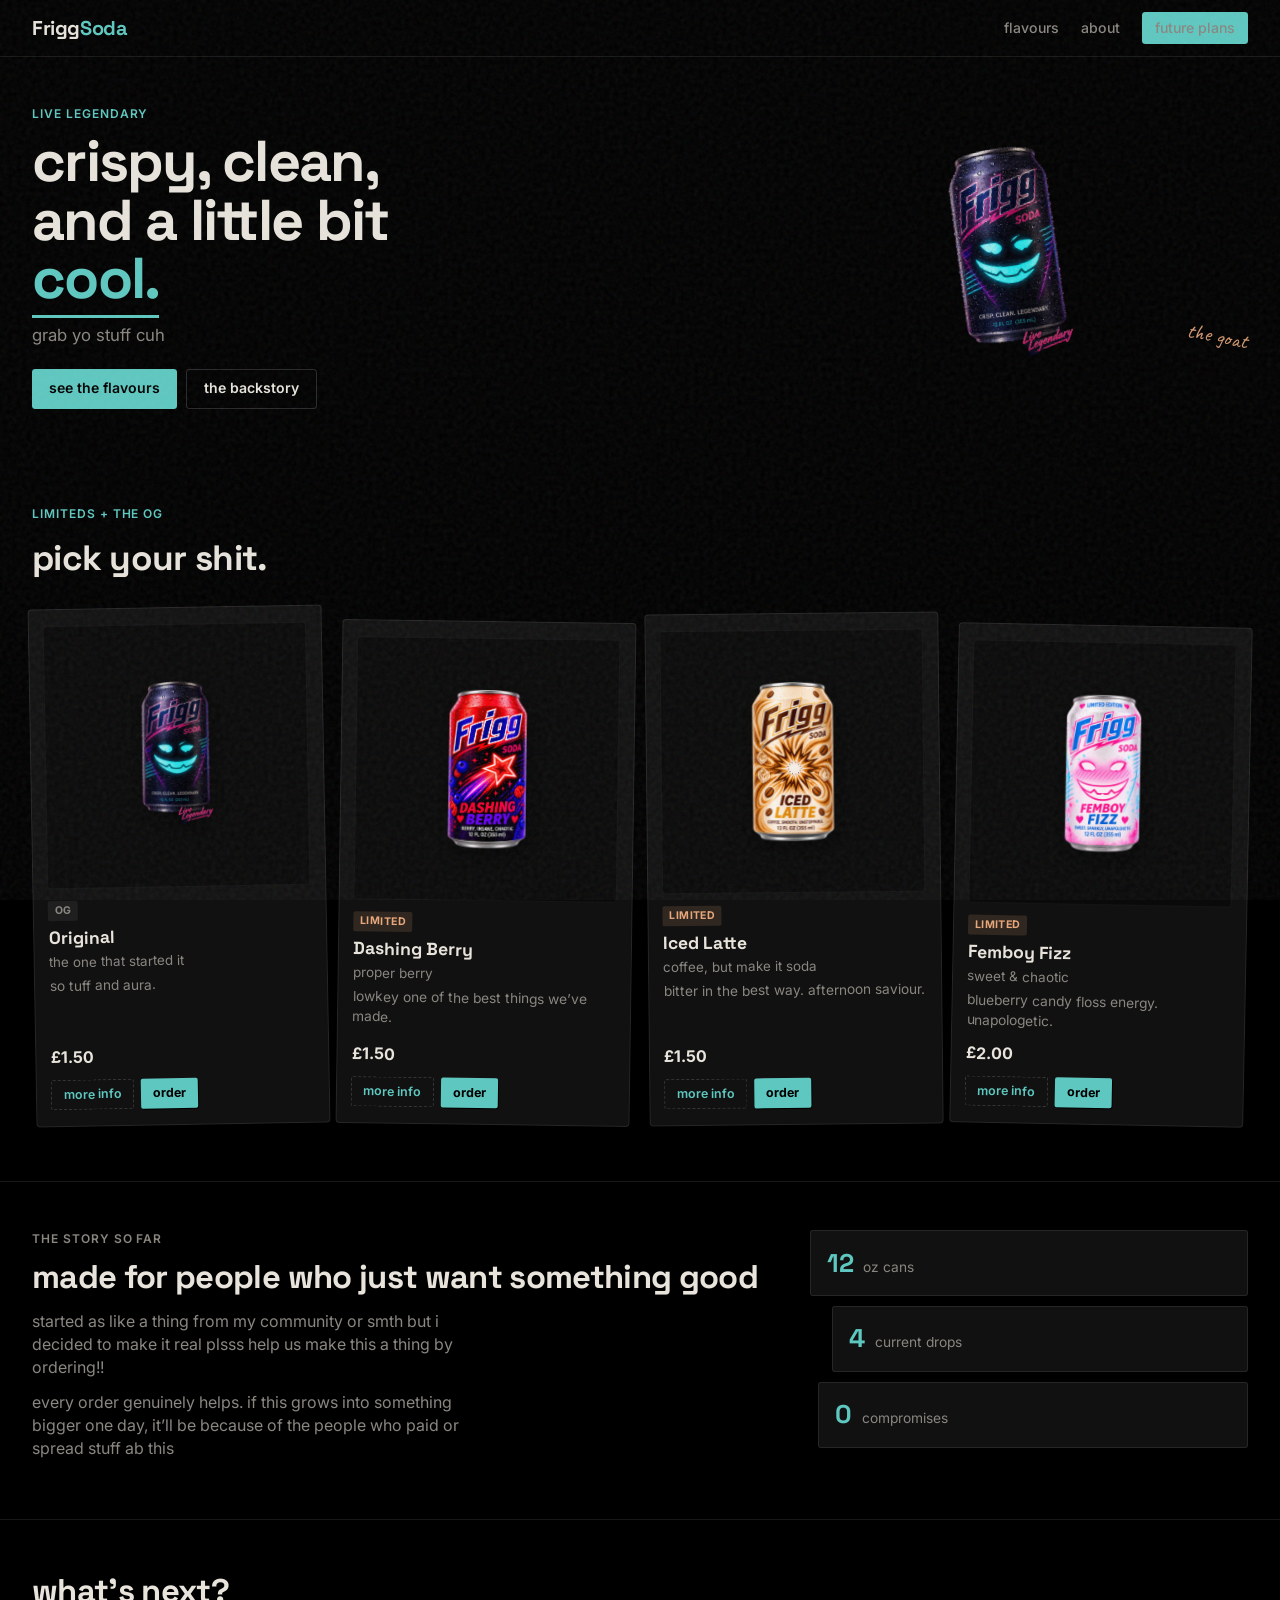
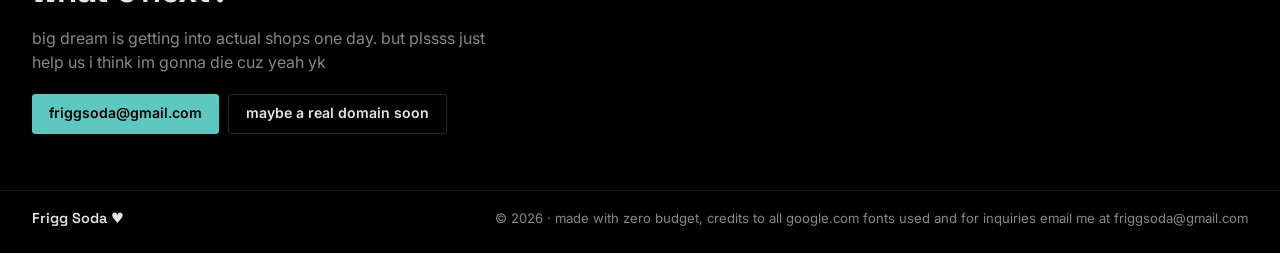
<file: index.html>
<!DOCTYPE html>
<html lang="en">
<head>
  <meta charset="UTF-8" />
  <meta name="viewport" content="width=device-width, initial-scale=1.0" />
  <title>Frigg soda.</title>
  <meta name="description" content="Frigg Soda. Limited editions. Bold flavors. Live Legendary." />
  <link rel="preconnect" href="https://fonts.googleapis.com" />
  <link rel="preconnect" href="https://fonts.gstatic.com" crossorigin />
  <link href="https://fonts.googleapis.com/css2?family=Inter:wght@400;500;600;700&family=Space+Grotesk:wght@500;600;700&family=Caveat:wght@500;600&display=swap" rel="stylesheet" />
  <style>
    :root {
      --bg: #000000;
      --bg-elevated: #0c0c0c;
      --bg-card: #111111;
      --text: #e8e4dc;
      --text-muted: #8a8680;
      --accent: #5ec8c0;
      --accent-soft: rgba(94, 200, 192, 0.12);
      --accent-warm: #e8a87c;
      --border: rgba(255, 255, 255, 0.09);
      --border-strong: rgba(255, 255, 255, 0.16);
      --font: "Inter", system-ui, sans-serif;
      --font-display: "Space Grotesk", system-ui, sans-serif;
      --font-hand: "Caveat", cursive;
    }

    *, *::before, *::after {
      box-sizing: border-box;
      margin: 0;
      padding: 0;
    }

    html { scroll-behavior: auto; }

    body {
      font-family: var(--font);
      background: #000;
      color: var(--text);
      line-height: 1.45;
      -webkit-font-smoothing: antialiased;
      overflow-x: hidden;
    }

    body::before {
      content: "";
      position: fixed;
      inset: 0;
      pointer-events: none;
      opacity: 0.07;
      background-image: url("data:image/svg+xml,%3Csvg viewBox='0 0 200 200' xmlns='http://www.w3.org/2000/svg'%3E%3Cfilter id='n'%3E%3CfeTurbulence type='fractalNoise' baseFrequency='0.95' numOctaves='4' stitchTiles='stitch'/%3E%3C/filter%3E%3Crect width='100%25' height='100%25' filter='url(%23n)'/%3E%3C/svg%3E");
      z-index: 9999;
    }

    img { max-width: 100%; display: block; }
    a { color: inherit; text-decoration: none; }

    .container {
      width: 100%;
      padding-inline: 1.25rem;
    }

    @media (min-width: 900px) {
      .container { padding-inline: 2rem; }
    }

    @media (min-width: 1400px) {
      .container { padding-inline: 3rem; }
    }

    .site-header {
      position: sticky;
      top: 0;
      z-index: 50;
      background: #000;
      border-bottom: 1px solid var(--border);
    }

    .header-inner {
      display: flex;
      align-items: center;
      justify-content: space-between;
      height: 56px;
    }

    .logo {
      font-family: var(--font-display);
      font-weight: 700;
      font-size: 1.25rem;
      letter-spacing: -0.02em;
    }

    .logo span { color: var(--accent); }

    .nav {
      display: flex;
      align-items: center;
      gap: 1.4rem;
    }

    .nav a {
      font-size: 0.88rem;
      font-weight: 500;
      color: var(--text-muted);
    }

    .nav a:hover { color: var(--text); }

    .menu-toggle {
      display: none;
      background: none;
      border: 0;
      cursor: pointer;
      width: 32px;
      height: 24px;
      position: relative;
    }

    .menu-toggle span {
      display: block;
      height: 2px;
      background: var(--text);
      position: absolute;
      left: 0;
      right: 0;
    }

    .menu-toggle span:first-child { top: 6px; }
    .menu-toggle span:last-child { bottom: 6px; }

    .btn {
      display: inline-flex;
      align-items: center;
      justify-content: center;
      padding: 0.55rem 1.05rem;
      border-radius: 3px;
      background: var(--accent);
      color: #000;
      font-weight: 600;
      font-size: 0.88rem;
      border: 0;
      cursor: pointer;
      box-shadow: 2px 2px 0 #000;
      outline: 1px solid rgba(0,0,0,0.3);
    }

    .btn:hover { filter: brightness(1.06); }
    .btn:active {
      transform: translate(1px, 1px);
      box-shadow: 1px 1px 0 #000;
    }

    .btn-ghost {
      background: transparent;
      color: var(--text);
      border: 1px solid var(--border-strong);
      box-shadow: none;
      outline: none;
    }

    .btn-ghost:hover { background: rgba(255,255,255,0.04); }

    .btn-sm {
      padding: 0.35rem 0.8rem;
      font-size: 0.82rem;
    }

    .hero { padding: 3rem 0 3.5rem; }

    .hero-inner {
      display: grid;
      grid-template-columns: 1.2fr 0.8fr;
      gap: 1.5rem;
      align-items: center;
    }

    .eyebrow {
      font-size: 0.75rem;
      font-weight: 600;
      letter-spacing: 0.08em;
      text-transform: uppercase;
      color: var(--accent);
      margin-bottom: 0.6rem;
    }

    .hero h1 {
      font-family: var(--font-display);
      font-size: clamp(2.2rem, 5.5vw, 3.6rem);
      line-height: 1.02;
      letter-spacing: -0.03em;
      margin-bottom: 0.9rem;
    }

    .hero h1 span {
      color: var(--accent);
      border-bottom: 3px solid var(--accent);
    }

    .hero-sub {
      font-size: 1.05rem;
      color: var(--text-muted);
      max-width: 30ch;
      margin-bottom: 1.35rem;
    }

    .hero-actions {
      display: flex;
      flex-wrap: wrap;
      gap: 0.6rem;
    }

    .hero-visual {
      display: flex;
      justify-content: center;
      position: relative;
    }

    .hero-can {
      width: min(280px, 60vw);
      filter: drop-shadow(3px 14px 18px rgba(0,0,0,0.7));
      transform: rotate(-8deg);
    }

    .hero-note {
      position: absolute;
      bottom: 8%;
      right: 0;
      font-family: var(--font-hand);
      font-size: 1.35rem;
      color: var(--accent-warm);
      transform: rotate(11deg);
      opacity: 0.9;
      pointer-events: none;
    }

    .flavors { padding: 2.5rem 0 3.5rem; }

    .section-header { margin-bottom: 1.5rem; }

    .section-header h2 {
      font-family: var(--font-display);
      font-size: clamp(1.7rem, 3.5vw, 2.2rem);
      letter-spacing: -0.02em;
    }

    .flavor-grid {
      display: grid;
      grid-template-columns: repeat(4, 1fr);
      gap: 0.85rem;
    }

    .flavor-card {
      background: var(--bg-card);
      border: 1px solid var(--border);
      border-radius: 4px;
      padding: 1rem 0.9rem 1.05rem;
      display: flex;
      flex-direction: column;
      position: relative;
    }

    .flavor-card:nth-child(1) { transform: rotate(-1deg); }
    .flavor-card:nth-child(2) { transform: rotate(0.8deg); margin-top: 14px; }
    .flavor-card:nth-child(3) { transform: rotate(-0.6deg); margin-top: 6px; }
    .flavor-card:nth-child(4) { transform: rotate(1.1deg); margin-top: 18px; }

    .flavor-card.more-open { z-index: 5; }

    .can-wrap {
      aspect-ratio: 1;
      display: flex;
      align-items: center;
      justify-content: center;
      margin-bottom: 0.75rem;
      background: #0a0a0a;
      border-radius: 3px;
      border: 1px solid rgba(255,255,255,0.04);
    }

    .can-wrap img {
      width: 72%;
      max-height: 160px;
      object-fit: contain;
      filter: drop-shadow(2px 8px 10px rgba(0,0,0,0.5));
    }

    .flavor-info {
      display: flex;
      flex-direction: column;
      flex: 1;
    }

    .tag {
      align-self: flex-start;
      font-size: 0.66rem;
      font-weight: 700;
      letter-spacing: 0.04em;
      text-transform: uppercase;
      padding: 0.15rem 0.4rem;
      border-radius: 2px;
      background: rgba(255,255,255,0.06);
      color: var(--text-muted);
      margin-bottom: 0.3rem;
    }

    .tag.limited {
      background: rgba(232, 168, 124, 0.14);
      color: var(--accent-warm);
    }

    .flavor-info h3 {
      font-family: var(--font-display);
      font-size: 1.1rem;
      margin-bottom: 0.1rem;
    }

    .tagline {
      font-size: 0.84rem;
      color: var(--text-muted);
      margin-bottom: 0.3rem;
    }

    .desc {
      font-size: 0.86rem;
      color: var(--text-muted);
      margin-bottom: 0.65rem;
      flex: 1;
    }

    .price {
      font-weight: 700;
      font-size: 1rem;
    }

    .card-actions {
      display: flex;
      flex-wrap: wrap;
      gap: 0.45rem;
      margin-top: 0.7rem;
    }

    .more-button {
      padding: 0.3rem 0.7rem;
      border: 1px dashed var(--border-strong);
      border-radius: 2px;
      background: transparent;
      color: var(--accent);
      font: inherit;
      font-size: 0.78rem;
      font-weight: 600;
      cursor: pointer;
    }

    .more-button:hover {
      background: var(--accent-soft);
      border-style: solid;
    }

    .order-btn {
      padding: 0.3rem 0.75rem;
      border-radius: 2px;
      background: var(--accent);
      color: #000;
      font: inherit;
      font-size: 0.78rem;
      font-weight: 700;
      border: 0;
      cursor: pointer;
      box-shadow: 1px 1px 0 #000;
      text-decoration: none;
      display: inline-flex;
      align-items: center;
    }

    .order-btn:hover {
      filter: brightness(1.06);
    }

    .more-popout {
      position: absolute;
      bottom: calc(100% + 0.4rem);
      left: 50%;
      z-index: 10;
      width: min(240px, calc(100vw - 1.5rem));
      padding: 0.8rem 2rem 0.8rem 0.8rem;
      transform: translateX(-50%);
      border: 1px solid var(--border-strong);
      border-radius: 3px;
      background: #0c0c0c;
      box-shadow: 3px 8px 18px rgba(0,0,0,0.6);
    }

    .more-popout[hidden] { display: none; }

    .more-popout h4 {
      margin-bottom: 0.2rem;
      font-family: var(--font-display);
      font-size: 0.92rem;
    }

    .more-popout p {
      color: var(--text-muted);
      font-size: 0.84rem;
      line-height: 1.35;
    }

    .more-close {
      position: absolute;
      top: 0.35rem;
      right: 0.4rem;
      border: 0;
      background: transparent;
      color: var(--text-muted);
      font: inherit;
      font-size: 0.82rem;
      cursor: pointer;
      padding: 0.1rem 0.25rem;
    }

    .about {
      padding: 3rem 0;
      border-top: 1px solid var(--border);
    }

    .about-inner {
      display: grid;
      grid-template-columns: 1.45fr 0.85fr;
      gap: 2rem;
      align-items: start;
    }

    .about-text h2 {
      font-family: var(--font-display);
      font-size: clamp(1.6rem, 3vw, 2.05rem);
      letter-spacing: -0.02em;
      margin-bottom: 0.85rem;
      line-height: 1.15;
    }

    .about-text p {
      color: var(--text-muted);
      margin-bottom: 0.7rem;
      max-width: 46ch;
    }

    .about-stats {
      display: grid;
      grid-template-columns: 1fr;
      gap: 0.6rem;
    }

    .stat {
      background: var(--bg-card);
      border: 1px solid var(--border);
      border-radius: 3px;
      padding: 0.85rem 1rem;
      display: flex;
      align-items: baseline;
      gap: 0.6rem;
    }

    .stat:nth-child(2) { margin-left: 22px; }
    .stat:nth-child(3) { margin-left: 8px; }

    .stat-num {
      font-family: var(--font-display);
      font-size: 1.6rem;
      font-weight: 700;
      color: var(--accent);
      letter-spacing: -0.02em;
    }

    .stat-label {
      font-size: 0.86rem;
      color: var(--text-muted);
    }

    .contact {
      padding: 3rem 0 3.5rem;
      border-top: 1px solid var(--border);
    }

    .contact h2 {
      font-family: var(--font-display);
      font-size: clamp(1.6rem, 3vw, 2.05rem);
      margin-bottom: 0.6rem;
      letter-spacing: -0.02em;
    }

    .contact p {
      color: var(--text-muted);
      margin-bottom: 1.25rem;
      max-width: 48ch;
      line-height: 1.5;
    }

    .contact-actions {
      display: flex;
      flex-wrap: wrap;
      gap: 0.6rem;
    }

    .site-footer {
      border-top: 1px solid var(--border);
      padding: 1.1rem 0 1.5rem;
    }

    .footer-inner {
      display: flex;
      align-items: center;
      justify-content: space-between;
      gap: 1rem;
      flex-wrap: wrap;
    }

    .logo-sm {
      font-family: var(--font-display);
      font-weight: 600;
      font-size: 0.9rem;
    }

    .site-footer p {
      font-size: 0.82rem;
      color: var(--text-muted);
    }

    @media (max-width: 1000px) {
      .flavor-grid { grid-template-columns: repeat(2, 1fr); }

      .flavor-card:nth-child(n) {
        margin-top: 0;
        transform: none;
      }

      .hero-inner,
      .about-inner {
        grid-template-columns: 1fr;
        gap: 1.75rem;
      }

      .hero-visual { order: -1; }
      .hero-can { width: min(220px, 52vw); }

      .stat:nth-child(2),
      .stat:nth-child(3) { margin-left: 0; }
    }

    @media (max-width: 640px) {
      .nav { display: none; }
      .menu-toggle { display: block; }

      .flavor-grid {
        grid-template-columns: 1fr;
        max-width: 320px;
      }

      .container { padding-inline: 1rem; }
      .hero { padding-top: 2.25rem; }
    }
  </style>
</head>
<body>
  <header class="site-header">
    <div class="container header-inner">
      <a href="#" class="logo">Frigg<span>Soda</span></a>
      <nav class="nav">
        <a href="#flavors">flavours</a>
        <a href="#about">about</a>
        <a href="#contact" class="btn btn-sm">future plans</a>
      </nav>
      <button class="menu-toggle" aria-label="Menu" id="menuToggle">
        <span></span><span></span>
      </button>
    </div>
  </header>

  <main>
    <section class="hero">
      <div class="container hero-inner">
        <div class="hero-content">
          <p class="eyebrow">live legendary</p>
          <h1>crispy, clean,<br />and a little bit<br /><span>cool.</span></h1>
          <p class="hero-sub">
            grab yo stuff cuh
          </p>
          <div class="hero-actions">
            <a href="#flavors" class="btn">see the flavours</a>
            <a href="#about" class="btn btn-ghost">the backstory</a>
          </div>
        </div>
        <div class="hero-visual">
          <img src="images/original.png" alt="Frigg Soda original can" class="hero-can" />
          <span class="hero-note">the goat</span>
        </div>
      </div>
    </section>

    <section class="flavors" id="flavors">
      <div class="container">
        <div class="section-header">
          <p class="eyebrow">limiteds + the og</p>
          <h2>pick your shit.</h2>
        </div>

        <div class="flavor-grid">
          <article class="flavor-card" data-flavor="original">
            <div class="can-wrap">
              <img src="images/original.png" alt="Frigg Original" />
            </div>
            <div class="flavor-info">
              <span class="tag">og</span>
              <h3>Original</h3>
              <p class="tagline">the one that started it</p>
              <p class="desc">so tuff and aura.</p>
              <p class="price">£1.50</p>
              <div class="card-actions">
                <button class="more-button" type="button" aria-expanded="false" aria-controls="more-original">more info</button>
                <a class="order-btn" href="order.html?flavor=original">order</a>
              </div>
              <div class="more-popout" id="more-original" role="region" aria-labelledby="more-title-original" hidden>
                <button class="more-close" type="button" aria-label="Close details">✕</button>
                <h4 id="more-title-original">About Original</h4>
                <p>fruit shit and cool ig.</p>
              </div>
            </div>
          </article>

          <article class="flavor-card" data-flavor="berry">
            <div class="can-wrap">
              <img src="images/dashing-berry.png" alt="Frigg Dashing Berry" />
            </div>
            <div class="flavor-info">
              <span class="tag limited">Limited</span>
              <h3>Dashing Berry</h3>
              <p class="tagline">proper berry</p>
              <p class="desc">lowkey one of the best things we’ve made.</p>
              <p class="price">£1.50</p>
              <div class="card-actions">
                <button class="more-button" type="button" aria-expanded="false" aria-controls="more-berry">more info</button>
                <a class="order-btn" href="order.html?flavor=berry">order</a>
              </div>
              <div class="more-popout" id="more-berry" role="region" aria-labelledby="more-title-berry" hidden>
                <button class="more-close" type="button" aria-label="Close details">✕</button>
                <h4 id="more-title-berry">About Dashing Berry</h4>
                <p>AHHH so cool.</p>
              </div>
            </div>
          </article>

          <article class="flavor-card" data-flavor="latte">
            <div class="can-wrap">
              <img src="images/iced-latte.png" alt="Frigg Iced Latte" />
            </div>
            <div class="flavor-info">
              <span class="tag limited">Limited</span>
              <h3>Iced Latte</h3>
              <p class="tagline">coffee, but make it soda</p>
              <p class="desc">bitter in the best way. afternoon saviour.</p>
              <p class="price">£1.50</p>
              <div class="card-actions">
                <button class="more-button" type="button" aria-expanded="false" aria-controls="more-latte">more info</button>
                <a class="order-btn" href="order.html?flavor=latte">order</a>
              </div>
              <div class="more-popout" id="more-latte" role="region" aria-labelledby="more-title-latte" hidden>
                <button class="more-close" type="button" aria-label="Close details">✕</button>
                <h4 id="more-title-latte">About Iced Latte</h4>
                <p>coffee shit.</p>
              </div>
            </div>
          </article>

          <article class="flavor-card" data-flavor="fizz">
            <div class="can-wrap">
              <img src="images/femboy-fizz.png" alt="Frigg Femboy Fizz" />
            </div>
            <div class="flavor-info">
              <span class="tag limited">Limited</span>
              <h3>Femboy Fizz</h3>
              <p class="tagline">sweet & chaotic</p>
              <p class="desc">blueberry candy floss energy. unapologetic.</p>
              <p class="price">£2.00</p>
              <div class="card-actions">
                <button class="more-button" type="button" aria-expanded="false" aria-controls="more-fizz">more info</button>
                <a class="order-btn" href="order.html?flavor=fizz">order</a>
              </div>
              <div class="more-popout" id="more-fizz" role="region" aria-labelledby="more-title-fizz" hidden>
                <button class="more-close" type="button" aria-label="Close details">✕</button>
                <h4 id="more-title-fizz">About Femboy Fizz</h4>
                <p>blueberry candy floss thats about it.</p>
              </div>
            </div>
          </article>
        </div>
      </div>
    </section>

    <section class="about" id="about">
      <div class="container about-inner">
        <div class="about-text">
          <p class="eyebrow">the story so far</p>
          <h2>made for people who just want something good</h2>
          <p>
            started as like a thing from my community or smth but i decided to make it real
            plsss help us make this a thing by ordering!!
          </p>
          <p>
            every order genuinely helps. if this grows into something bigger one day, it’ll be because of the people who paid or spread stuff ab this
          </p>
        </div>
        <div class="about-stats">
          <div class="stat">
            <span class="stat-num">12</span>
            <span class="stat-label">oz cans</span>
          </div>
          <div class="stat">
            <span class="stat-num">4</span>
            <span class="stat-label">current drops</span>
          </div>
          <div class="stat">
            <span class="stat-num">0</span>
            <span class="stat-label">compromises</span>
          </div>
        </div>
      </div>
    </section>

    <section class="contact" id="contact">
      <div class="container">
        <h2>what’s next?</h2>
        <p>
          big dream is getting into actual shops one day.
          but plssss just help us i think im gonna die cuz yeah yk
        </p>
        <div class="contact-actions">
          <a href="mailto:friggsoda@gmail.com" class="btn">friggsoda@gmail.com</a>
          <a href="#" class="btn btn-ghost">maybe a real domain soon</a>
        </div>
      </div>
    </section>
  </main>

  <footer class="site-footer">
    <div class="container footer-inner">
      <span class="logo-sm">Frigg Soda ♥</span>
      <p>© 2026 · made with zero budget, credits to all google.com fonts used and for inquiries email me at friggsoda@gmail.com</p>
    </div>
  </footer>

  <script>
    const moreButtons = document.querySelectorAll(".more-button");

    function closeMore(button, restoreFocus = false) {
      const panel = document.getElementById(button.getAttribute("aria-controls"));
      if (!panel) return;
      panel.hidden = true;
      button.setAttribute("aria-expanded", "false");
      button.closest(".flavor-card")?.classList.remove("more-open");
      if (restoreFocus) button.focus();
    }

    moreButtons.forEach((button) => {
      button.addEventListener("click", () => {
        const isOpen = button.getAttribute("aria-expanded") === "true";
        moreButtons.forEach((otherButton) => closeMore(otherButton));
        if (isOpen) return;

        const panel = document.getElementById(button.getAttribute("aria-controls"));
        panel.hidden = false;
        button.setAttribute("aria-expanded", "true");
        button.closest(".flavor-card").classList.add("more-open");
      });
    });

    document.querySelectorAll(".more-close").forEach((closeButton) => {
      closeButton.addEventListener("click", () => {
        const button = closeButton.closest(".flavor-card").querySelector(".more-button");
        closeMore(button, true);
      });
    });

    document.addEventListener("keydown", (event) => {
      if (event.key !== "Escape") return;
      const openButton = Array.from(moreButtons).find(
        (button) => button.getAttribute("aria-expanded") === "true"
      );
      if (openButton) closeMore(openButton, true);
    });

    const menuToggle = document.getElementById("menuToggle");
    if (menuToggle) {
      menuToggle.addEventListener("click", () => {
        const nav = document.querySelector(".nav");
        if (nav.style.display === "flex") {
          nav.style.display = "";
        } else {
          nav.style.display = "flex";
          nav.style.flexDirection = "column";
          nav.style.position = "absolute";
          nav.style.top = "56px";
          nav.style.right = "1rem";
          nav.style.background = "#0c0c0c";
          nav.style.padding = "0.9rem";
          nav.style.borderRadius = "3px";
          nav.style.border = "1px solid var(--border)";
          nav.style.gap = "0.6rem";
        }
      });
    }
  </script>
</body>
</html>
</file>
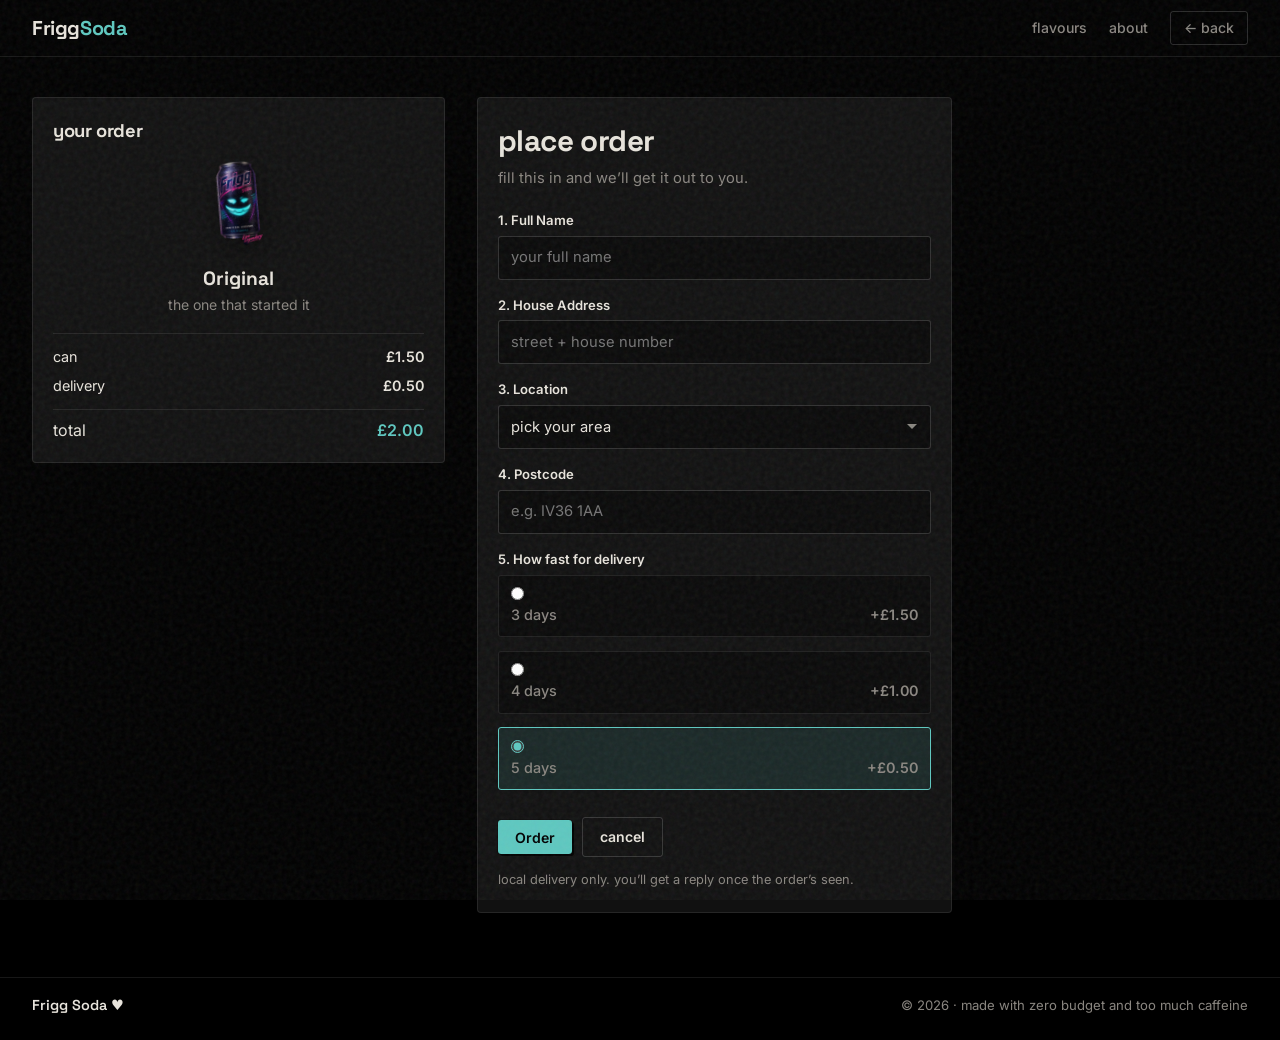
<file: order.html>
<!DOCTYPE html>
<html lang="en">
<head>
  <meta charset="UTF-8" />
  <meta name="viewport" content="width=device-width, initial-scale=1.0" />
  <title>Order // Frigg Soda</title>
  <meta name="description" content="Order Frigg Soda. Limited editions delivered local." />
  <link rel="preconnect" href="https://fonts.googleapis.com" />
  <link rel="preconnect" href="https://fonts.gstatic.com" crossorigin />
  <link href="https://fonts.googleapis.com/css2?family=Inter:wght@400;500;600;700&family=Space+Grotesk:wght@500;600;700&family=Caveat:wght@500;600&display=swap" rel="stylesheet" />
  <style>
    :root {
      --bg: #000000;
      --bg-elevated: #0c0c0c;
      --bg-card: #111111;
      --text: #e8e4dc;
      --text-muted: #8a8680;
      --accent: #5ec8c0;
      --accent-soft: rgba(94, 200, 192, 0.12);
      --accent-warm: #e8a87c;
      --border: rgba(255, 255, 255, 0.09);
      --border-strong: rgba(255, 255, 255, 0.16);
      --font: "Inter", system-ui, sans-serif;
      --font-display: "Space Grotesk", system-ui, sans-serif;
      --font-hand: "Caveat", cursive;
    }

    *, *::before, *::after {
      box-sizing: border-box;
      margin: 0;
      padding: 0;
    }

    html { scroll-behavior: auto; }

    body {
      font-family: var(--font);
      background: #000;
      color: var(--text);
      line-height: 1.45;
      -webkit-font-smoothing: antialiased;
      overflow-x: hidden;
      min-height: 100vh;
    }

    body::before {
      content: "";
      position: fixed;
      inset: 0;
      pointer-events: none;
      opacity: 0.07;
      background-image: url("data:image/svg+xml,%3Csvg viewBox='0 0 200 200' xmlns='http://www.w3.org/2000/svg'%3E%3Cfilter id='n'%3E%3CfeTurbulence type='fractalNoise' baseFrequency='0.95' numOctaves='4' stitchTiles='stitch'/%3E%3C/filter%3E%3Crect width='100%25' height='100%25' filter='url(%23n)'/%3E%3C/svg%3E");
      z-index: 9999;
    }

    img { max-width: 100%; display: block; }
    a { color: inherit; text-decoration: none; }

    .container {
      width: 100%;
      padding-inline: 1.25rem;
    }

    @media (min-width: 900px) {
      .container { padding-inline: 2rem; }
    }

    @media (min-width: 1400px) {
      .container { padding-inline: 3rem; }
    }

    .site-header {
      position: sticky;
      top: 0;
      z-index: 50;
      background: #000;
      border-bottom: 1px solid var(--border);
    }

    .header-inner {
      display: flex;
      align-items: center;
      justify-content: space-between;
      height: 56px;
    }

    .logo {
      font-family: var(--font-display);
      font-weight: 700;
      font-size: 1.25rem;
      letter-spacing: -0.02em;
    }

    .logo span { color: var(--accent); }

    .nav {
      display: flex;
      align-items: center;
      gap: 1.4rem;
    }

    .nav a {
      font-size: 0.88rem;
      font-weight: 500;
      color: var(--text-muted);
    }

    .nav a:hover { color: var(--text); }

    .btn {
      display: inline-flex;
      align-items: center;
      justify-content: center;
      padding: 0.55rem 1.05rem;
      border-radius: 3px;
      background: var(--accent);
      color: #000;
      font-weight: 600;
      font-size: 0.88rem;
      border: 0;
      cursor: pointer;
      box-shadow: 2px 2px 0 #000;
      outline: 1px solid rgba(0,0,0,0.3);
      font-family: inherit;
    }

    .btn:hover { filter: brightness(1.06); }
    .btn:active {
      transform: translate(1px, 1px);
      box-shadow: 1px 1px 0 #000;
    }

    .btn:disabled {
      opacity: 0.55;
      cursor: not-allowed;
      filter: none;
    }

    .btn-ghost {
      background: transparent;
      color: var(--text);
      border: 1px solid var(--border-strong);
      box-shadow: none;
      outline: none;
    }

    .btn-ghost:hover { background: rgba(255,255,255,0.04); }

    .btn-sm {
      padding: 0.35rem 0.8rem;
      font-size: 0.82rem;
    }

    /* Order page layout */
    .order-page {
      padding: 2.5rem 0 4rem;
    }

    .order-wrap {
      display: grid;
      grid-template-columns: 1fr 1.15fr;
      gap: 2rem;
      align-items: start;
      max-width: 920px;
    }

    .order-summary {
      background: var(--bg-card);
      border: 1px solid var(--border);
      border-radius: 4px;
      padding: 1.25rem;
      position: sticky;
      top: 72px;
    }

    .order-summary h2 {
      font-family: var(--font-display);
      font-size: 1.15rem;
      margin-bottom: 1rem;
      letter-spacing: -0.02em;
    }

    .summary-can {
      width: 110px;
      margin: 0 auto 1rem;
      filter: drop-shadow(2px 8px 12px rgba(0,0,0,0.5));
      transform: rotate(-5deg);
    }

    .summary-flavor {
      text-align: center;
      margin-bottom: 1.1rem;
    }

    .summary-flavor h3 {
      font-family: var(--font-display);
      font-size: 1.2rem;
      margin-bottom: 0.15rem;
    }

    .summary-flavor p {
      color: var(--text-muted);
      font-size: 0.88rem;
    }

    .summary-rows {
      border-top: 1px solid var(--border);
      padding-top: 0.85rem;
      display: grid;
      gap: 0.45rem;
    }

    .summary-row {
      display: flex;
      justify-content: space-between;
      gap: 1rem;
      font-size: 0.9rem;
    }

    .summary-row span:last-child {
      font-weight: 600;
      white-space: nowrap;
    }

    .summary-row.total {
      margin-top: 0.35rem;
      padding-top: 0.55rem;
      border-top: 1px solid var(--border);
      font-size: 1rem;
    }

    .summary-row.total span:last-child {
      color: var(--accent);
    }

    .order-form-card {
      background: var(--bg-card);
      border: 1px solid var(--border);
      border-radius: 4px;
      padding: 1.35rem 1.25rem 1.4rem;
    }

    .order-form-card h1 {
      font-family: var(--font-display);
      font-size: clamp(1.5rem, 3vw, 1.85rem);
      letter-spacing: -0.02em;
      margin-bottom: 0.35rem;
    }

    .order-form-card .sub {
      color: var(--text-muted);
      font-size: 0.92rem;
      margin-bottom: 1.35rem;
    }

    .field {
      margin-bottom: 1rem;
    }

    .field label {
      display: block;
      font-size: 0.82rem;
      font-weight: 600;
      margin-bottom: 0.35rem;
      color: var(--text);
    }

    .field label span {
      color: var(--text-muted);
      font-weight: 500;
    }

    .field input,
    .field select,
    .field textarea {
      width: 100%;
      padding: 0.65rem 0.75rem;
      border-radius: 3px;
      border: 1px solid var(--border-strong);
      background: #0a0a0a;
      color: var(--text);
      font: inherit;
      font-size: 0.92rem;
      outline: none;
    }

    .field input:focus,
    .field select:focus,
    .field textarea:focus {
      border-color: var(--accent);
    }

    .field select {
      cursor: pointer;
      appearance: none;
      background-image: url("data:image/svg+xml,%3Csvg xmlns='http://www.w3.org/2000/svg' width='12' height='8' viewBox='0 0 12 8'%3E%3Cpath fill='%238a8680' d='M1 1l5 5 5-5'/%3E%3C/svg%3E");
      background-repeat: no-repeat;
      background-position: right 0.75rem center;
      padding-right: 2rem;
    }

    .delivery-options {
      display: grid;
      gap: 0.5rem;
    }

    .delivery-option {
      display: flex;
      align-items: center;
      gap: 0.65rem;
      padding: 0.65rem 0.75rem;
      border: 1px solid var(--border);
      border-radius: 3px;
      background: #0a0a0a;
      cursor: pointer;
    }

    .delivery-option:hover {
      border-color: var(--border-strong);
    }

    .delivery-option:has(input:checked) {
      border-color: var(--accent);
      background: var(--accent-soft);
    }

    .delivery-option input {
      width: auto;
      accent-color: var(--accent);
    }

    .delivery-option .opt-text {
      flex: 1;
      display: flex;
      justify-content: space-between;
      gap: 0.75rem;
      font-size: 0.9rem;
    }

    .delivery-option .opt-extra {
      color: var(--text-muted);
      font-weight: 600;
      white-space: nowrap;
    }

    .form-actions {
      display: flex;
      flex-wrap: wrap;
      gap: 0.65rem;
      margin-top: 1.35rem;
      align-items: center;
    }

    .form-note {
      margin-top: 0.9rem;
      font-size: 0.8rem;
      color: var(--text-muted);
      line-height: 1.4;
    }

    .status {
      margin-top: 1rem;
      padding: 0.75rem 0.85rem;
      border-radius: 3px;
      font-size: 0.9rem;
      display: none;
    }

    .status.show { display: block; }

    .status.ok {
      background: rgba(94, 200, 192, 0.12);
      border: 1px solid rgba(94, 200, 192, 0.35);
      color: var(--accent);
    }

    .status.err {
      background: rgba(232, 100, 100, 0.1);
      border: 1px solid rgba(232, 100, 100, 0.3);
      color: #e88a8a;
    }

    .site-footer {
      border-top: 1px solid var(--border);
      padding: 1.1rem 0 1.5rem;
      margin-top: auto;
    }

    .footer-inner {
      display: flex;
      align-items: center;
      justify-content: space-between;
      gap: 1rem;
      flex-wrap: wrap;
    }

    .logo-sm {
      font-family: var(--font-display);
      font-weight: 600;
      font-size: 0.9rem;
    }

    .site-footer p {
      font-size: 0.82rem;
      color: var(--text-muted);
    }

    @media (max-width: 800px) {
      .order-wrap {
        grid-template-columns: 1fr;
      }

      .order-summary {
        position: static;
      }
    }

    @media (max-width: 640px) {
      .container { padding-inline: 1rem; }
    }
  </style>
</head>
<body>
  <header class="site-header">
    <div class="container header-inner">
      <a href="index.html" class="logo">Frigg<span>Soda</span></a>
      <nav class="nav">
        <a href="index.html#flavors">flavours</a>
        <a href="index.html#about">about</a>
        <a href="index.html" class="btn btn-sm btn-ghost">← back</a>
      </nav>
    </div>
  </header>

  <main class="order-page">
    <div class="container">
      <div class="order-wrap">
        <!-- Summary -->
        <aside class="order-summary">
          <h2>your order</h2>
          <img id="summaryImg" class="summary-can" src="images/original.png" alt="" />
          <div class="summary-flavor">
            <h3 id="summaryName">Original</h3>
            <p id="summaryTag">the one that started it</p>
          </div>
          <div class="summary-rows">
            <div class="summary-row">
              <span>can</span>
              <span id="summaryBase">£1.50</span>
            </div>
            <div class="summary-row">
              <span>delivery</span>
              <span id="summaryDelivery">£0.50</span>
            </div>
            <div class="summary-row total">
              <span>total</span>
              <span id="summaryTotal">£2.00</span>
            </div>
          </div>
        </aside>

        <!-- Form -->
        <div class="order-form-card">
          <h1>place order</h1>
          <p class="sub">fill this in and we’ll get it out to you.</p>

          <!--
            EMAIL SETUP (important):
            1. Go to https://web3forms.com
            2. Enter friggsoda@gmail.com and create a free access key
            3. Paste the key into the hidden access_key field below
          -->
          <form id="orderForm" action="https://api.web3forms.com/submit" method="POST">
            <input type="hidden" name="access_key" value="30ec9d8c-64d2-42b0-a52f-2b760f770f73" />
            <input type="hidden" name="subject" value="New Frigg Soda Order" />
            <input type="hidden" name="from_name" value="Frigg Soda Orders" />
            <input type="checkbox" name="botcheck" style="display:none" tabindex="-1" autocomplete="off" />

            <input type="hidden" name="flavor" id="fieldFlavor" value="Original" />
            <input type="hidden" name="base_price" id="fieldBasePrice" value="£1.50" />
            <input type="hidden" name="delivery_fee" id="fieldDeliveryFee" value="£0.50" />
            <input type="hidden" name="total" id="fieldTotal" value="£2.00" />
            <input type="hidden" name="delivery_speed" id="fieldDeliverySpeed" value="5 days" />

            <div class="field">
              <label for="fullName">1. Full Name</label>
              <input id="fullName" name="full_name" type="text" required autocomplete="name" placeholder="your full name" />
            </div>

            <div class="field">
              <label for="address">2. House Address</label>
              <input id="address" name="house_address" type="text" required autocomplete="street-address" placeholder="street + house number" />
            </div>

            <div class="field">
              <label for="location">3. Location</label>
              <select id="location" name="location" required>
                <option value="" disabled selected>pick your area</option>
                <option value="Alves">Alves</option>
                <option value="Forres">Forres</option>
                <option value="Elgin">Elgin</option>
                <option value="Lossiemouth">Lossiemouth</option>
                <option value="Fochabers">Fochabers</option>
                <option value="Keith">Keith</option>
                <option value="Nairn">Nairn</option>
                <option value="Inverness">Inverness</option>
              </select>
            </div>

            <div class="field">
              <label for="postcode">4. Postcode</label>
              <input id="postcode" name="postcode" type="text" required autocomplete="postal-code" placeholder="e.g. IV36 1AA" />
            </div>

            <div class="field">
              <label>5. How fast for delivery</label>
              <div class="delivery-options">
                <label class="delivery-option">
                  <input type="radio" name="delivery_choice" value="3" data-extra="1.50" data-label="3 days" />
                  <span class="opt-text">
                    <span>3 days</span>
                    <span class="opt-extra">+£1.50</span>
                  </span>
                </label>
                <label class="delivery-option">
                  <input type="radio" name="delivery_choice" value="4" data-extra="1.00" data-label="4 days" />
                  <span class="opt-text">
                    <span>4 days</span>
                    <span class="opt-extra">+£1.00</span>
                  </span>
                </label>
                <label class="delivery-option">
                  <input type="radio" name="delivery_choice" value="5" data-extra="0.50" data-label="5 days" checked />
                  <span class="opt-text">
                    <span>5 days</span>
                    <span class="opt-extra">+£0.50</span>
                  </span>
                </label>
              </div>
            </div>

            <div class="form-actions">
              <button class="btn" type="submit" id="submitBtn">Order</button>
              <a href="index.html#flavors" class="btn btn-ghost">cancel</a>
            </div>

            <p class="form-note">
              local delivery only. you’ll get a reply once the order’s seen.
            </p>

            <div id="status" class="status" role="status"></div>
          </form>
        </div>
      </div>
    </div>
  </main>

  <footer class="site-footer">
    <div class="container footer-inner">
      <span class="logo-sm">Frigg Soda ♥</span>
      <p>© 2026 · made with zero budget and too much caffeine</p>
    </div>
  </footer>

  <script>
    const flavors = {
      original: {
        name: "Original",
        tag: "the one that started it",
        price: 1.5,
        img: "images/original.png"
      },
      berry: {
        name: "Dashing Berry",
        tag: "proper berry",
        price: 1.5,
        img: "images/dashing-berry.png"
      },
      latte: {
        name: "Iced Latte",
        tag: "coffee, but make it soda",
        price: 1.5,
        img: "images/iced-latte.png"
      },
      fizz: {
        name: "Femboy Fizz",
        tag: "sweet & chaotic",
        price: 2.0,
        img: "images/femboy-fizz.png"
      }
    };

    const params = new URLSearchParams(window.location.search);
    const key = (params.get("flavor") || "original").toLowerCase();
    const selected = flavors[key] || flavors.original;

    const money = (n) => "£" + n.toFixed(2);

    function updateTotals() {
      const chosen = document.querySelector('input[name="delivery_choice"]:checked');
      const extra = chosen ? parseFloat(chosen.dataset.extra) : 0.5;
      const label = chosen ? chosen.dataset.label : "5 days";
      const total = selected.price + extra;

      document.getElementById("summaryBase").textContent = money(selected.price);
      document.getElementById("summaryDelivery").textContent = money(extra);
      document.getElementById("summaryTotal").textContent = money(total);

      document.getElementById("fieldFlavor").value = selected.name;
      document.getElementById("fieldBasePrice").value = money(selected.price);
      document.getElementById("fieldDeliveryFee").value = money(extra);
      document.getElementById("fieldTotal").value = money(total);
      document.getElementById("fieldDeliverySpeed").value = label;
    }

    // fill summary
    document.getElementById("summaryImg").src = selected.img;
    document.getElementById("summaryImg").alt = selected.name;
    document.getElementById("summaryName").textContent = selected.name;
    document.getElementById("summaryTag").textContent = selected.tag;
    updateTotals();

    document.querySelectorAll('input[name="delivery_choice"]').forEach((el) => {
      el.addEventListener("change", updateTotals);
    });

    const form = document.getElementById("orderForm");
    const status = document.getElementById("status");
    const submitBtn = document.getElementById("submitBtn");

    form.addEventListener("submit", async (e) => {
      e.preventDefault();
      updateTotals();

      const accessKey = form.querySelector('input[name="access_key"]').value;
      if (!accessKey) {
        status.className = "status show err";
        status.textContent = "Order form not set up yet.";
        return;
      }

      submitBtn.disabled = true;
      submitBtn.textContent = "sending…";
      status.className = "status";
      status.textContent = "";

      try {
        const data = new FormData(form);
        // Make the email body clear
        data.set("message",
          `NEW ORDER\n` +
          `──────────────\n` +
          `Flavor: ${data.get("flavor")}\n` +
          `Base price: ${data.get("base_price")}\n` +
          `Delivery: ${data.get("delivery_speed")} (${data.get("delivery_fee")})\n` +
          `Total: ${data.get("total")}\n\n` +
          `CUSTOMER\n` +
          `──────────────\n` +
          `Name: ${data.get("full_name")}\n` +
          `Address: ${data.get("house_address")}\n` +
          `Location: ${data.get("location")}\n` +
          `Postcode: ${data.get("postcode")}`
        );

        const res = await fetch(form.action, {
          method: "POST",
          body: data,
          headers: { Accept: "application/json" }
        });

        const json = await res.json();

        if (res.ok && json.success) {
          window.location.href = "index.html";
        } else {
          throw new Error(json.message || "Something went wrong");
        }
      } catch (err) {
        status.className = "status show err";
        status.textContent = "couldn’t send — try again.";
      } finally {
        submitBtn.disabled = false;
        submitBtn.textContent = "Order";
      }
    });
  </script>
</body>
</html>
</file>
